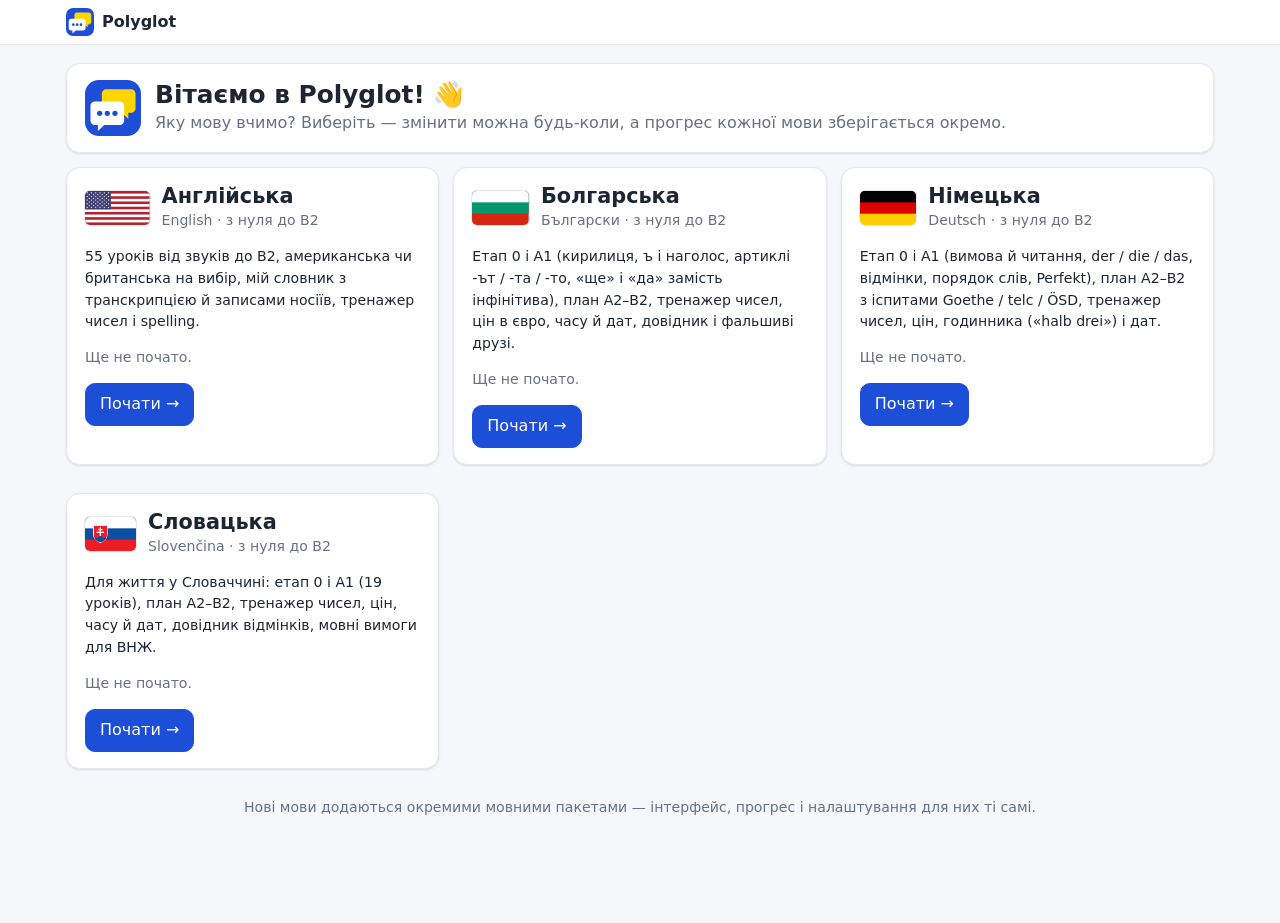
<file: src/index.html>
<!doctype html>
<html lang="uk">
<head>
<meta charset="utf-8">
<meta name="viewport" content="width=device-width,initial-scale=1,viewport-fit=cover">
<title>Polyglot — мови з нуля до B2 для україномовних</title>
<meta name="description" content="Тренажер мов для україномовних: англійська, болгарська, німецька й словацька з нуля — уроки, вправи, слова, озвучення, мій словник. Прогрес кожної мови зберігається окремо.">
<meta name="theme-color" content="#ffffff" media="(prefers-color-scheme: light)">
<meta name="theme-color" content="#181e29" media="(prefers-color-scheme: dark)">
<!-- manifest, іконки, sw.js і пакети langs/*.js у зібраному вигляді створює build.mjs у docs/; у src/ (розробка) перших трьох немає, і це нормально -->
<link rel="manifest" href="manifest.webmanifest">
<link rel="apple-touch-icon" href="icons/apple-touch-icon.png">
<meta name="apple-mobile-web-app-title" content="Polyglot">
<!-- Онлайн-голос (core.js → PG.TTS) і словниковий сервіс (пакет en) не мають отримувати адресу сторінки -->
<meta name="referrer" content="no-referrer">
<!-- Іконку вкладки views2.js → applyFlag малює з прапора мови навчання (або з логотипа, поки мову не вибрано) -->
<link rel="icon" href="data:,">
<link rel="stylesheet" href="styles.css">
</head>
<body class="no-lang">
<!-- Логотип: дві репліки розмови в кольорах прапора України. З нього build.mjs (tools/icons.mjs) малює PNG-іконки додатка,
     тому лише rect / circle / path із заливкою; він же — на екрані вибору мови й на вкладці, поки мову не вибрано -->
<span id="app-logo" hidden><svg xmlns="http://www.w3.org/2000/svg" viewBox="0 0 512 512" aria-hidden="true"><rect width="512" height="512" fill="#1d4ed8"/><path d="M196 84H420C443 84 462 103 462 126V258C462 281 443 300 420 300H396V356L338 300H196C173 300 154 281 154 258V126C154 103 173 84 196 84Z" fill="#ffd500"/><path d="M92 196H316C339 196 358 215 358 238V370C358 393 339 412 316 412H176L118 466V412H92C69 412 50 393 50 370V238C50 215 69 196 92 196Z" fill="#ffffff"/><circle cx="134" cy="304" r="24" fill="#1d4ed8"/><circle cx="204" cy="304" r="24" fill="#1d4ed8"/><circle cx="274" cy="304" r="24" fill="#1d4ed8"/></svg></span>
<header class="top"><div class="top-inner"><a class="brand" href="#/languages" title="Змінити мову" style="text-decoration:none;color:inherit"><span class="logo" id="lang-flag"></span><span class="brand-name">Polyglot</span><span class="lang-name" id="lang-name"></span></a><nav class="tabs" id="nav"></nav></div></header>
<main id="view"><div class="card">Завантаження…</div></main>
<!-- Порядок важливий: реєстр мов → рушій → екрани. Мовні пакети вантажить core.js → PG.loadPack, коли мову вибрано -->
<script src="core/langs.js"></script>
<script src="core/core.js"></script>
<script src="core/exercises.js"></script>
<script src="core/dict.js"></script>
<script src="core/views.js"></script>
<script src="core/dictview.js"></script>
<script src="core/views2.js"></script>
</body>
</html>
</file>
<file: src/styles.css>
:root{
  --bg:#f6f7fb; --card:#fff; --text:#1d2433; --muted:#667085; --line:#e4e7ee;
  --blue:#1d4ed8; --blue-soft:#e8effd; --red:#dc2626; --red-soft:#fdecec;
  --green:#12805c; --green-soft:#e6f6ef; --amber:#b25e09; --amber-soft:#fff4e5;
  --radius:14px; --shadow:0 1px 3px rgba(16,24,40,.08),0 1px 2px rgba(16,24,40,.04);
}
@media (prefers-color-scheme:dark){
  :root{--bg:#10141c; --card:#181e29; --text:#e7eaf0; --muted:#98a2b3; --line:#2a3242;
    --blue:#8ab4f8; --blue-soft:#1b2a42; --red:#ff6b6b; --red-soft:#3a1d22;
    --green:#4cc38a; --green-soft:#16302a; --amber:#f0a44b; --amber-soft:#35281a;}
  /* У темній темі синій світлий, і білий текст на ньому майже не читається */
  .btn.primary,.subtabs button.active,.seg button.active{color:#0b1220}
}
*{box-sizing:border-box}
html,body{margin:0;padding:0}
body{font:16px/1.55 "Segoe UI",system-ui,-apple-system,Roboto,Arial,sans-serif;background:var(--bg);color:var(--text)}
a{color:var(--blue)}
h1,h2,h3,h4{line-height:1.25;margin:.2em 0 .5em}
h1{font-size:1.55rem} h2{font-size:1.3rem} h3{font-size:1.1rem} h4{font-size:1rem}
header.top{position:sticky;top:0;z-index:20;background:var(--card);border-bottom:1px solid var(--line)}
.top-inner{max-width:1180px;margin:0 auto;display:flex;align-items:center;gap:14px;padding:8px 16px}
.brand{font-weight:700;white-space:nowrap;display:flex;align-items:center;gap:8px}
/* Прапори різних пропорцій (США 19:10, Словаччина 3:2) — висота спільна, ширина з пропорцій малюнка */
.logo{display:inline-flex;flex:none;height:18px;border-radius:3px;overflow:hidden;box-shadow:0 0 0 1px var(--line)}
.logo svg{display:block;height:100%;width:auto}
.logo.square{height:28px;border-radius:7px;box-shadow:none}
.lang-name{font-weight:500;font-size:.85rem;color:var(--muted)}
body.no-lang nav.tabs{display:none}
.vv{font-size:.8em;font-weight:400;color:var(--muted);white-space:nowrap}
.vv .say{color:var(--muted);font-weight:500}
.flag-ic{display:inline-flex;height:13px;vertical-align:-2px;border-radius:2px;overflow:hidden;box-shadow:0 0 0 1px var(--line)}
.flag-ic svg{display:block;height:100%;width:auto}
.variant-pick .btn.big{font-size:1.05rem;padding:12px 18px}
.variant-pick .btn.big .flag-ic{height:19px}
.variant-card{border:2px solid var(--blue)}
nav.tabs{display:flex;gap:4px;overflow-x:auto;scrollbar-width:none}
nav.tabs a{padding:8px 10px;border-radius:10px;text-decoration:none;color:var(--muted);white-space:nowrap;font-weight:500}
nav.tabs a.active{background:var(--blue-soft);color:var(--blue)}
nav.tabs a .lbl-s{display:none}
main{max-width:1180px;margin:0 auto;padding:18px 16px 90px}
.card{background:var(--card);border:1px solid var(--line);border-radius:var(--radius);box-shadow:var(--shadow);padding:16px 18px;margin:0 0 14px}
.grid{display:grid;gap:14px}
.g2{grid-template-columns:repeat(auto-fit,minmax(280px,1fr))}
.g3{grid-template-columns:repeat(auto-fit,minmax(200px,1fr))}
.muted{color:var(--muted)} .small{font-size:.88rem} .center{text-align:center}
.row{display:flex;gap:8px;flex-wrap:wrap;align-items:center}
.spacer{flex:1}
.btn{display:inline-flex;align-items:center;gap:6px;border:1px solid var(--line);background:var(--card);color:var(--text);padding:8px 14px;border-radius:10px;font:inherit;font-weight:500;cursor:pointer;text-decoration:none}
.btn.primary{background:var(--blue);border-color:var(--blue);color:#fff}
.btn.danger{color:var(--red);border-color:var(--red)}
.btn.small{padding:4px 10px;font-size:.9rem}
.btn:disabled{opacity:.5;cursor:default}
.pill{display:inline-block;padding:2px 9px;border-radius:999px;font-size:.8rem;font-weight:600;background:var(--blue-soft);color:var(--blue)}
.pill.green{background:var(--green-soft);color:var(--green)}
.pill.amber{background:var(--amber-soft);color:var(--amber)}
.pill.red{background:var(--red-soft);color:var(--red)}
.pill.gray{background:var(--line);color:var(--muted)}
.bar{height:10px;background:var(--line);border-radius:99px;overflow:hidden}
.bar>i{display:block;height:100%;background:linear-gradient(90deg,var(--blue),#3b82f6);border-radius:99px}
.stat{font-size:1.6rem;font-weight:700}
.say{color:var(--blue);font-weight:600;cursor:pointer;border-bottom:1px dashed transparent}
.say::after{content:" 🔊";font-size:.75em;opacity:.55}
.nosay .say::after,.dict-en .say::after,.dict-ex .say::after{content:""}
table{border-collapse:collapse;width:100%;margin:8px 0 12px;font-size:.95rem}
th,td{border:1px solid var(--line);padding:6px 9px;text-align:left;vertical-align:top}
th{background:var(--blue-soft);font-weight:600}
.tblwrap{overflow-x:auto}
.note{background:var(--amber-soft);border-left:4px solid var(--amber);padding:10px 14px;border-radius:8px;margin:10px 0}
.tip{background:var(--blue-soft);border-left:4px solid var(--blue);padding:10px 14px;border-radius:8px;margin:10px 0}
.good{background:var(--green-soft);border-left:4px solid var(--green);padding:10px 14px;border-radius:8px;margin:10px 0}
.subtabs{display:flex;gap:6px;flex-wrap:wrap;margin:6px 0 14px}
.subtabs button{border:1px solid var(--line);background:var(--card);color:var(--muted);padding:6px 12px;border-radius:99px;font:inherit;cursor:pointer}
.subtabs button.active{background:var(--blue);border-color:var(--blue);color:#fff}
ul.check{list-style:none;padding-left:0} ul.check li{padding:3px 0 3px 26px;position:relative}
ul.check li::before{content:"✓";position:absolute;left:4px;color:var(--green);font-weight:700}
.lesson-item{display:flex;align-items:center;gap:12px;padding:10px 12px;border:1px solid var(--line);border-radius:12px;margin:6px 0;background:var(--card);text-decoration:none;color:var(--text)}
.lesson-item .num{font-weight:700;color:var(--blue);min-width:40px}
.ex-box{max-width:640px;margin:0 auto}
.ex-q{font-size:1.15rem;margin:6px 0 14px}
.opts{display:grid;gap:8px}
.opt{text-align:left;border:1.5px solid var(--line);background:var(--card);color:var(--text);padding:11px 14px;border-radius:12px;font:inherit;cursor:pointer}
.opt.ok{border-color:var(--green);background:var(--green-soft)}
.opt.bad{border-color:var(--red);background:var(--red-soft)}
input[type=text],input[type=number],input[type=search],select,textarea{font:inherit;font-size:16px;padding:10px 12px;border:1.5px solid var(--line);border-radius:10px;background:var(--card);color:var(--text);width:100%}
input[type=text]:focus,textarea:focus{outline:none;border-color:var(--blue)}
input.ok{border-color:var(--green);background:var(--green-soft)} input.bad{border-color:var(--red);background:var(--red-soft)}
.dia{display:flex;flex-wrap:wrap;gap:4px;margin:8px 0}
.dia button{min-width:34px;padding:5px 6px;border:1px solid var(--line);border-radius:8px;background:var(--card);color:var(--text);font:inherit;cursor:pointer}
.tokens{display:flex;flex-wrap:wrap;gap:6px;min-height:46px;padding:8px;border:1.5px dashed var(--line);border-radius:12px;margin:6px 0}
.tok{padding:6px 11px;border-radius:9px;border:1px solid var(--line);background:var(--blue-soft);color:var(--text);cursor:pointer;font:inherit}
.feedback{margin-top:12px;padding:10px 14px;border-radius:10px}
.feedback.ok{background:var(--green-soft)} .feedback.bad{background:var(--red-soft)} .feedback.near{background:var(--amber-soft)}
.flash{min-height:180px;display:flex;flex-direction:column;align-items:center;justify-content:center;text-align:center;gap:8px}
.flash .front{font-size:1.7rem;font-weight:700}
.flash .back{font-size:1.25rem}
.srs-btns{display:grid;grid-template-columns:repeat(4,1fr);gap:8px;margin-top:12px}
.srs-btns .btn{justify-content:center;flex-direction:column;gap:0}
.srs-btns small{font-weight:400;color:var(--muted);font-size:.75rem}
.big-phrase{font-size:1.5rem;font-weight:700;color:var(--blue);margin:6px 0}
.timer{font-variant-numeric:tabular-nums;font-size:1.4rem;font-weight:700}
details.stage{margin:0 0 12px}
details.stage>summary{cursor:pointer;list-style:none}
details.stage>summary::-webkit-details-marker{display:none}
details.mod{border:1px solid var(--line);border-radius:12px;padding:8px 12px;margin:8px 0;background:var(--card)}
details.mod>summary{cursor:pointer;font-weight:600}
.kv{display:grid;grid-template-columns:150px 1fr;gap:4px 12px;margin-top:8px}
.kv b{color:var(--muted);font-weight:600}
.done-mark{color:var(--green);font-weight:700}
.week-plan td:first-child{white-space:nowrap;font-weight:600}
.today-row{background:var(--blue-soft)}
.toast{position:fixed;left:50%;bottom:84px;transform:translateX(-50%);background:var(--text);color:var(--bg);padding:9px 16px;border-radius:10px;z-index:50;opacity:0;transition:opacity .2s;pointer-events:none}
.toast.show{opacity:.95}
/* Підсвітка при наведенні лише там, де є миша: на сенсорному екрані вона «залипає» після дотику */
@media (hover:hover){
  .btn:hover,.lesson-item:hover,.opt:hover:not(:disabled),.ic:hover,.dia button:hover{border-color:var(--blue)}
  .btn.primary:hover{filter:brightness(1.08)}
  .say:hover{border-bottom-color:var(--blue)}
}
@media (pointer:coarse){.kbd{display:none}}
.lc-more{margin-top:8px}
.lc-more>summary{cursor:pointer;padding:4px 0}
.lc-more>.row{margin-top:4px!important}
.update-bar{position:fixed;left:50%;bottom:20px;transform:translateX(-50%);z-index:60;display:flex;align-items:center;gap:10px;background:var(--card);color:var(--text);border:1px solid var(--blue);border-radius:12px;padding:8px 10px 8px 14px;box-shadow:0 4px 16px rgba(16,24,40,.18);max-width:calc(100% - 24px)}
.warn-banner{background:var(--amber-soft);border:1px solid var(--amber);color:var(--text);padding:8px 12px;border-radius:10px;margin-bottom:12px;font-size:.92rem}
/* Вісім вкладок із повними підписами вміщаються не на кожному екрані, а ширина залежить від шрифту й емодзі системи.
   Тому views2.js → fitNav вимірює навігацію: тісно — компактні вкладки (як на телефоні), все одно тісно — без назви біля логотипа */
@media (min-width:701px){
  header.nav-compact nav.tabs a{display:flex;flex-direction:column;align-items:center;padding:4px 8px;font-size:.85rem;line-height:1.25}
  header.nav-compact nav.tabs a .lbl{display:none}
  header.nav-compact nav.tabs a .lbl-s{display:block;font-size:.72rem}
  header.nav-compact .lang-name,header.nav-tight .brand-name{display:none}
}
@media (max-width:700px){
  body{font-size:15.5px}
  .top-inner{padding:8px 12px}
  nav.tabs{position:fixed;bottom:0;left:0;right:0;background:var(--card);border-top:1px solid var(--line);padding:6px 6px calc(6px + env(safe-area-inset-bottom));justify-content:space-around;z-index:30}
  nav.tabs a{flex:1;min-width:0;padding:6px 2px;font-size:.78rem;display:flex;flex-direction:column;align-items:center}
  nav.tabs a .lbl{display:none}
  nav.tabs a .lbl-s{display:block;font-size:.68rem}
  .kv{grid-template-columns:1fr}
  .srs-btns{grid-template-columns:repeat(2,1fr)}
  .card{padding:14px}
  h1{font-size:1.3rem}
  main{padding-bottom:calc(90px + env(safe-area-inset-bottom))}
  .toast{bottom:calc(84px + env(safe-area-inset-bottom))}
  .update-bar{bottom:calc(76px + env(safe-area-inset-bottom))}
  /* Шапка уроку: мета видна лише на теорії, вкладки — одним рядком із прокруткою, щоб вправа була на першому екрані */
  .lesson-head:not(.tab-theory) .lesson-goals{display:none}
  .subtabs{flex-wrap:nowrap;overflow-x:auto;scrollbar-width:none;margin-bottom:4px}
  .subtabs button{flex:none}
  /* «Програма» на телефоні відкривається з «Уроків»: восьма вкладка в нижній навігації не вміщується */
  nav.tabs a.wide-only{display:none}
  .dict-row{flex-wrap:wrap}
  .dict-actions{width:100%;justify-content:flex-start}
  .ic{min-width:44px;height:40px}
  /* Два ряди по 9 клавіш на всю ширину: вищі кнопки легше влучити пальцем, а займають менше місця, ніж три ряди */
  .dia{display:grid;grid-template-columns:repeat(9,1fr);gap:4px}
  .dia button{min-width:0;height:42px;padding:0}
}
.ipa{font-family:"Segoe UI","Lucida Sans Unicode","Arial Unicode MS",system-ui,sans-serif;color:var(--muted);font-size:.92em}
.seg{display:inline-flex;border:1px solid var(--line);border-radius:10px;overflow:hidden}
.seg button{border:0;background:var(--card);color:var(--muted);padding:6px 10px;font:inherit;font-size:.9rem;cursor:pointer}
.seg button+button{border-left:1px solid var(--line)}
.seg button.active{background:var(--blue);color:#fff}
.row.nowrap{flex-wrap:nowrap}
label.small.muted>input,label.small.muted>.row{margin-top:3px}
label.small.muted{display:block}
.dict-row{display:flex;align-items:flex-start;gap:10px;padding:10px 4px;border-bottom:1px solid var(--line)}
.dict-row:last-child{border-bottom:0}
.dict-row.flash-row{background:var(--blue-soft);border-radius:10px;transition:background .3s}
.dict-row.editing{display:block}
.dict-main{flex:1;min-width:0}
.dict-en{font-size:1.08rem}
.dict-en .pill{font-size:.72rem;vertical-align:middle}
.dict-uk{margin-top:2px}
.dict-ex{margin-top:3px;font-style:italic}
.dict-actions{display:flex;gap:4px;flex-wrap:wrap;justify-content:flex-end}
.dict-edit input{margin-top:3px}
.ic{min-width:38px;height:36px;border:1px solid var(--line);border-radius:9px;background:var(--card);color:var(--text);font:inherit;cursor:pointer;padding:0 6px}
.card.inner{box-shadow:none;margin-top:12px;background:var(--bg)}
.file-btn{position:relative}
code{background:var(--blue-soft);padding:1px 5px;border-radius:5px;font-size:.88em}
.flash .ipa{font-size:1rem}
.theory h3{margin-top:1.1em}
.app-logo{display:inline-flex;flex:none;width:56px;height:56px;margin-right:6px}
.app-logo svg{width:100%;height:100%;border-radius:14px}
.lang-card.current{border:2px solid var(--blue)}
.flag-big{display:inline-flex;flex:none;height:34px;border-radius:5px;overflow:hidden;box-shadow:0 0 0 1px var(--line);margin-right:4px}
.flag-big svg{display:block;height:100%;width:auto}
@media print{
  header.top,nav.tabs,.btn,.subtabs,.no-print{display:none!important}
  body{background:#fff;color:#000} .card{box-shadow:none;border-color:#ccc}
  details{display:block} details>*{display:block}
  main{padding:0}
}
</file>
